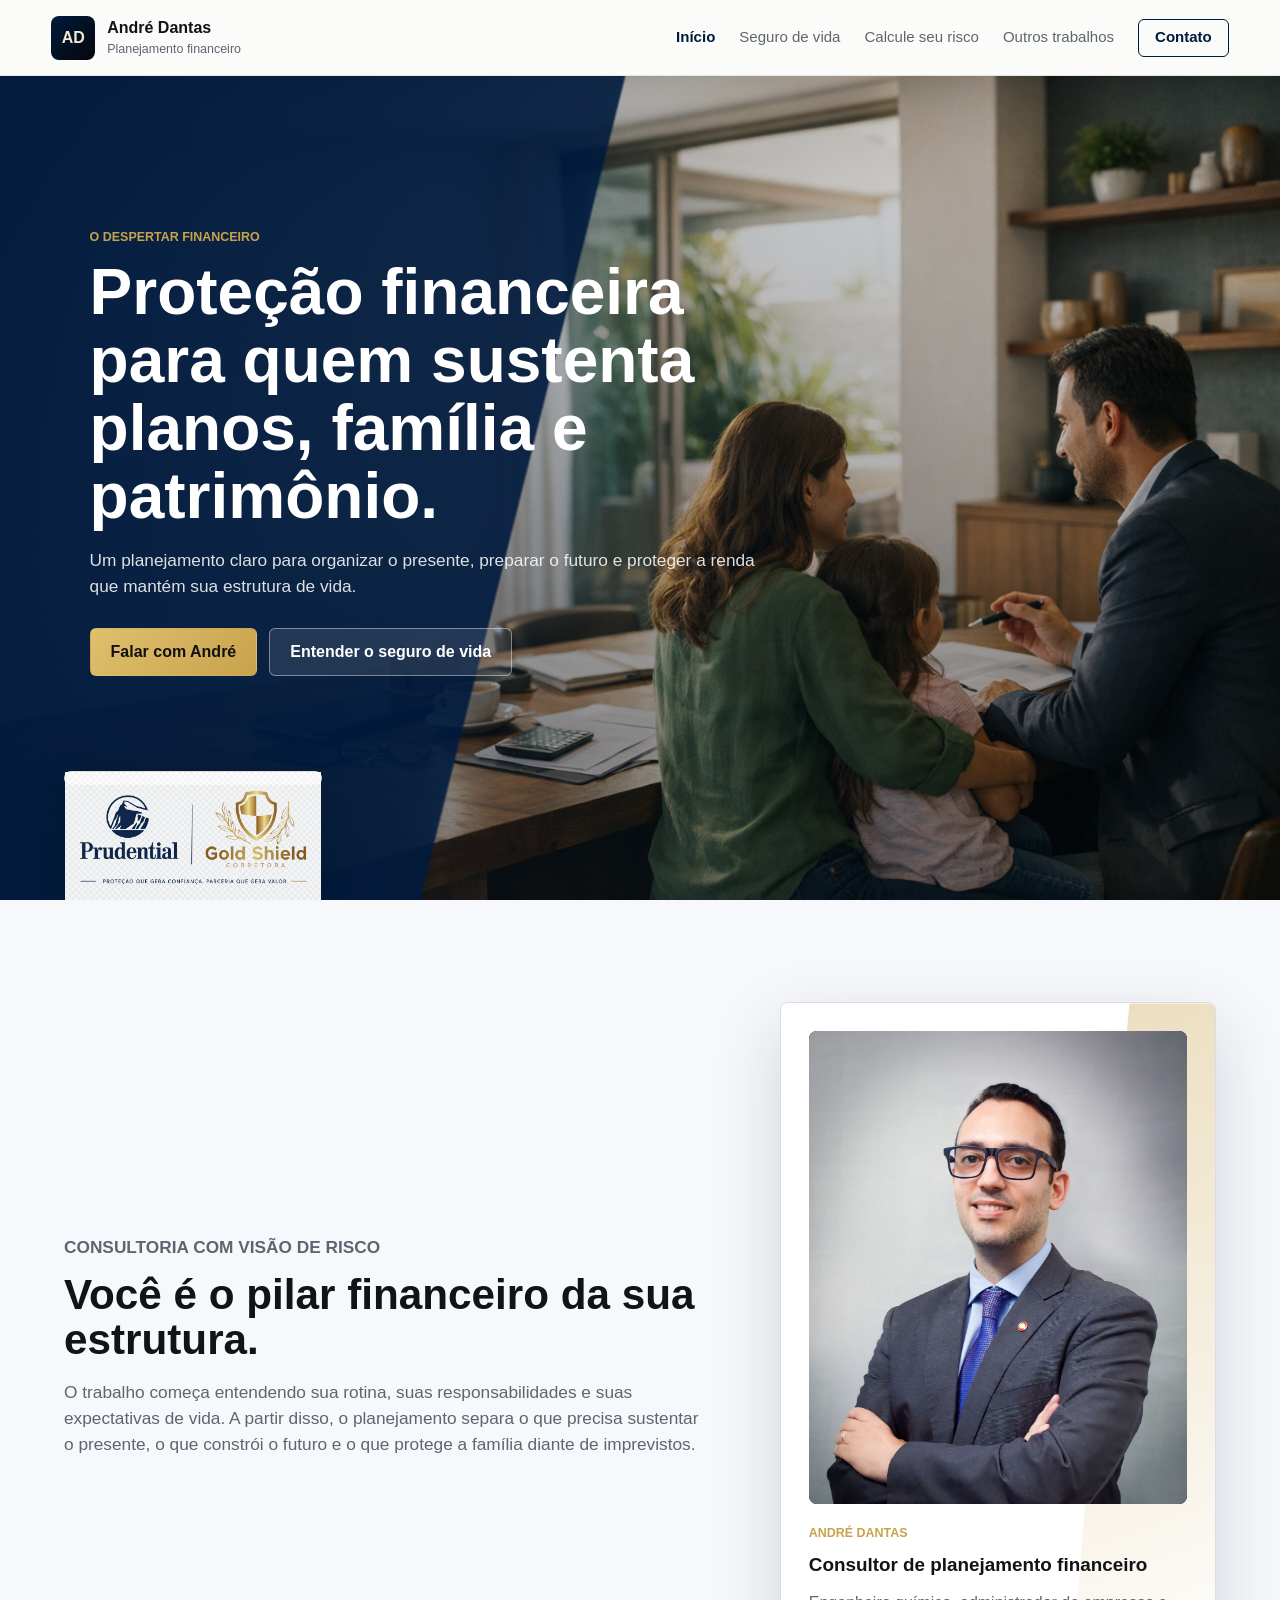
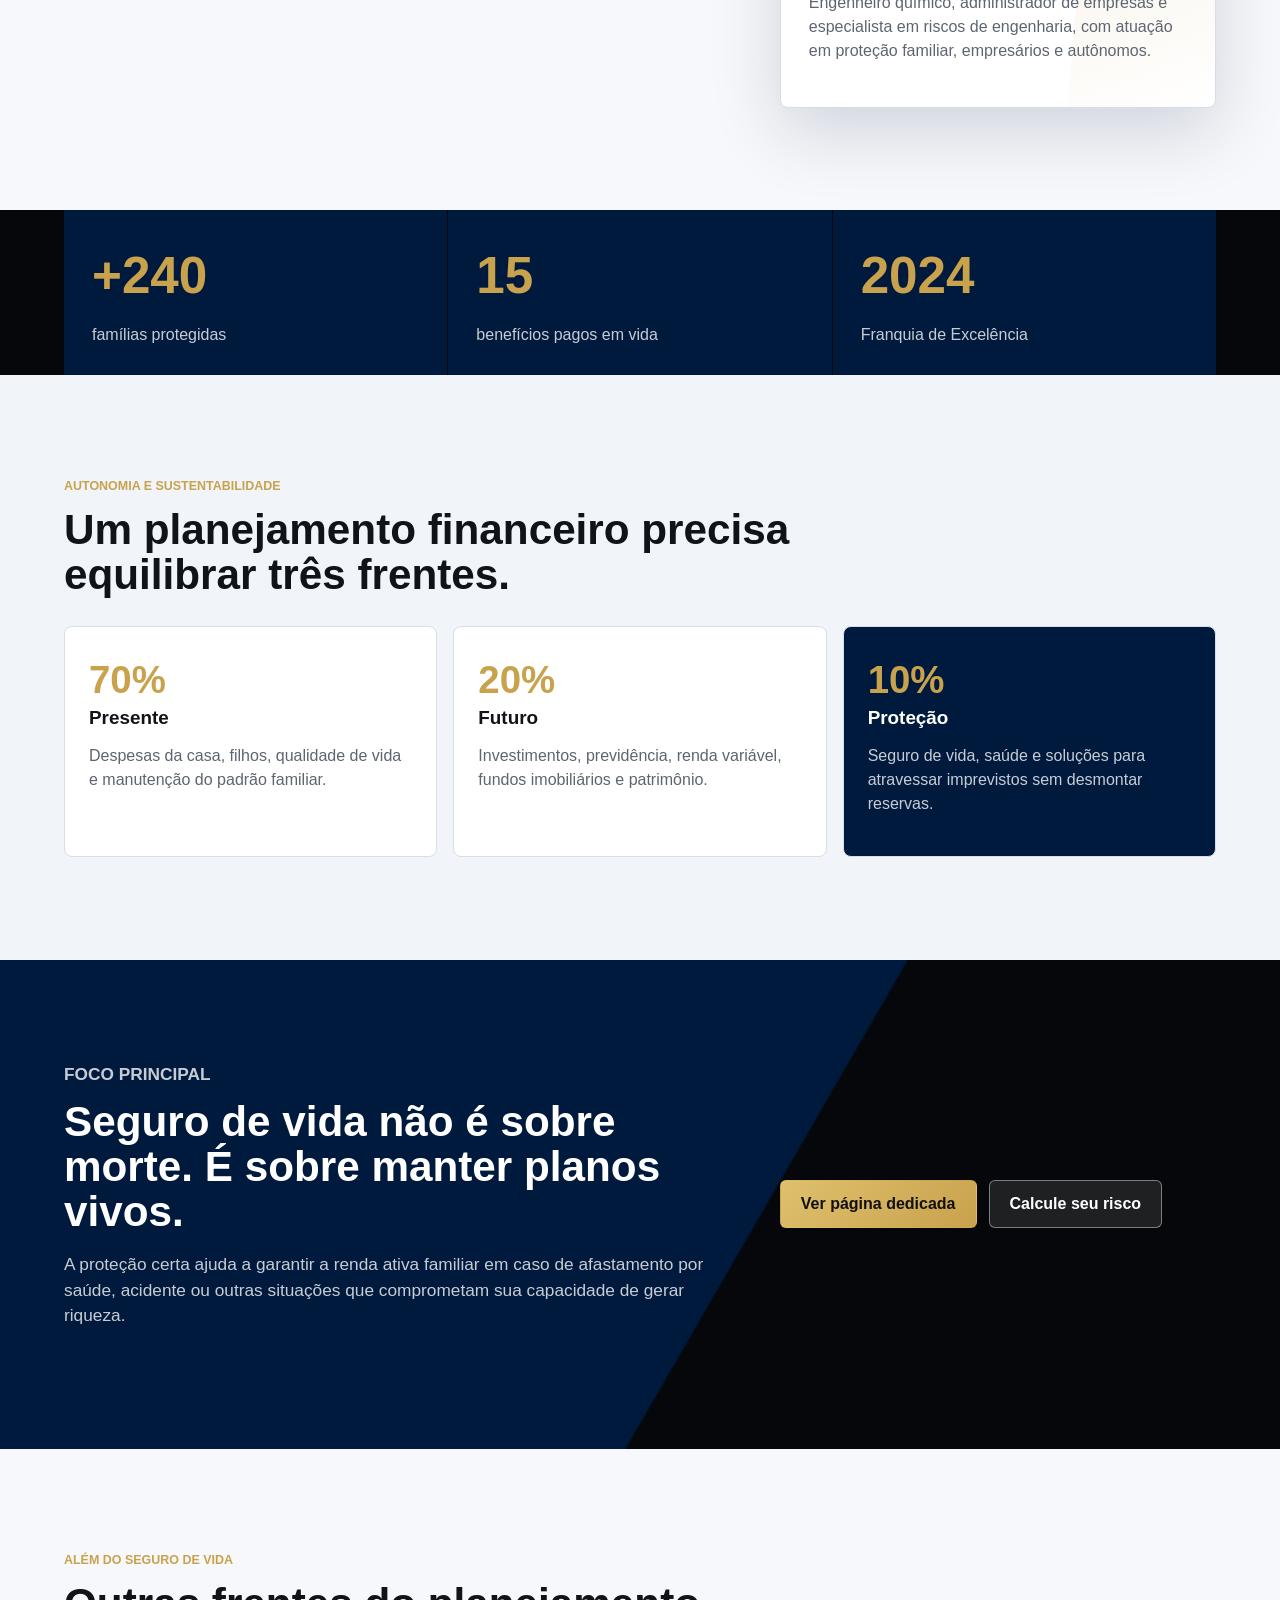
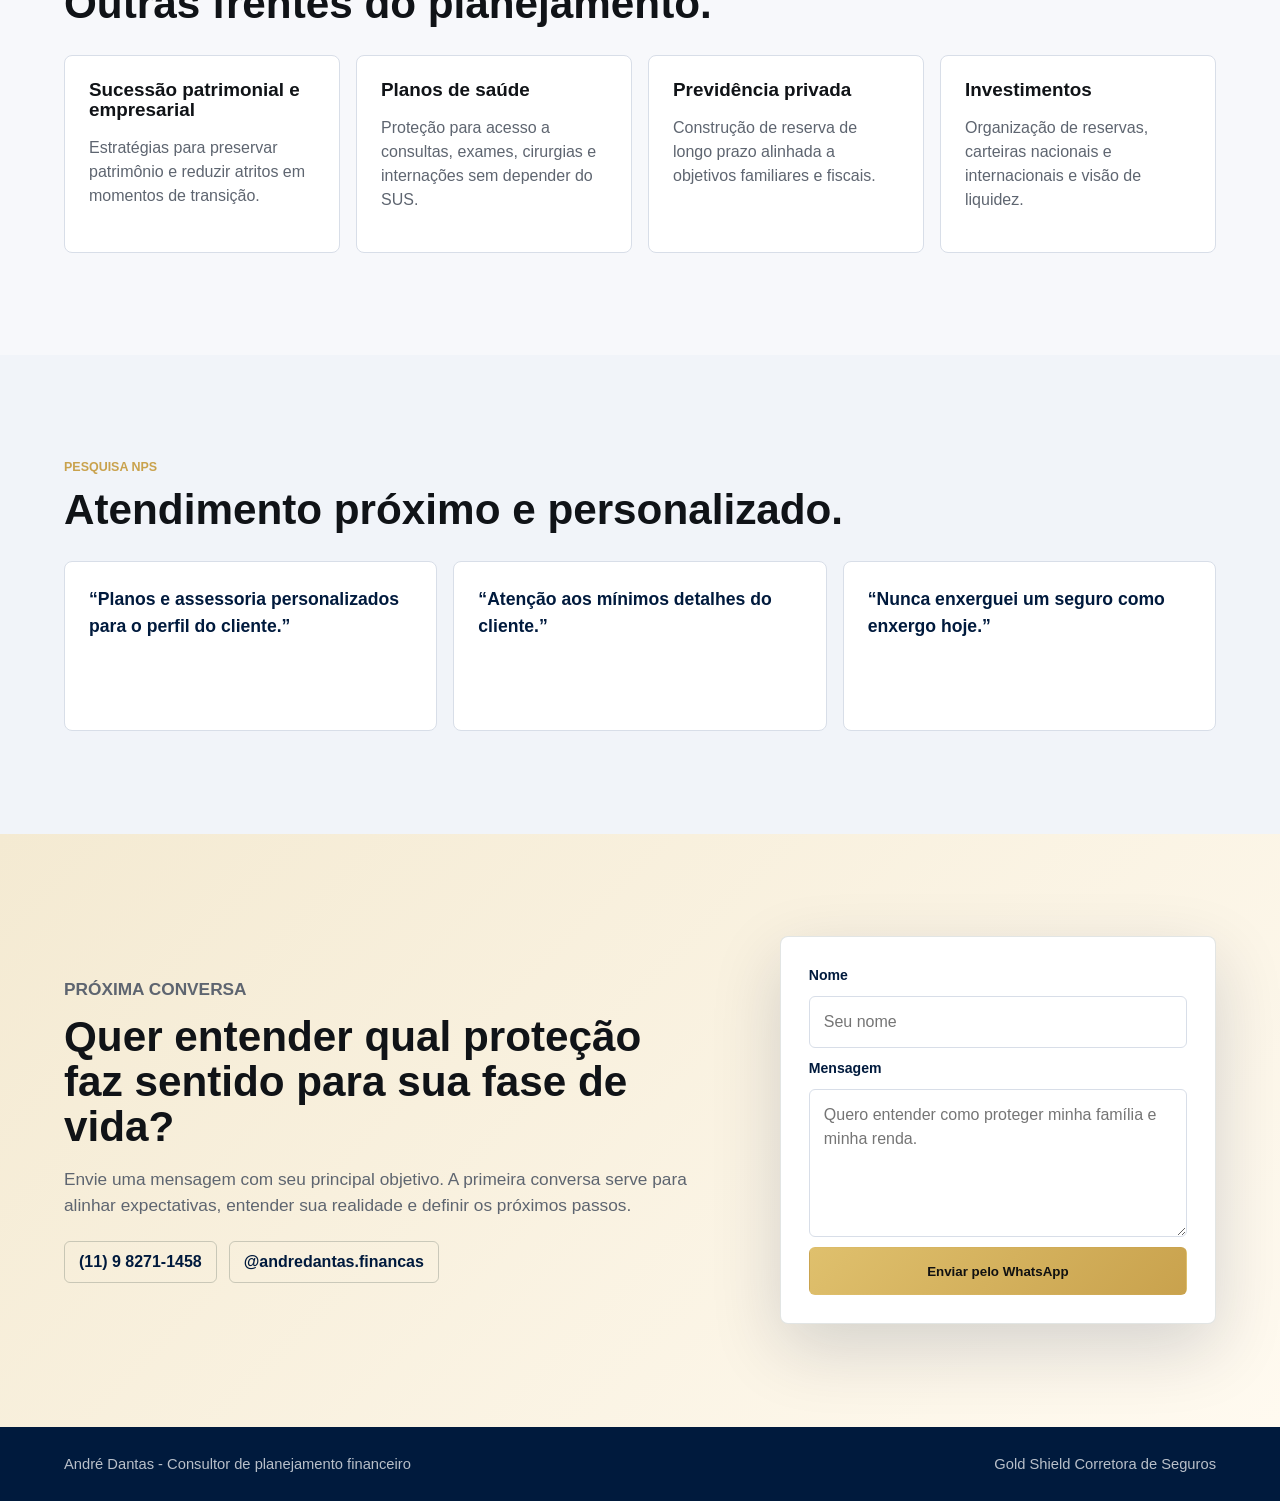
<file: index.html>
<!doctype html>
<html lang="pt-BR">
  <head>
    <meta charset="utf-8">
    <meta name="viewport" content="width=device-width, initial-scale=1">
    <title>André Dantas | Planejamento e Seguro de Vida</title>
    <meta
      name="description"
      content="Planejamento financeiro com foco em seguro de vida, proteção de renda, sucessão patrimonial, previdência, saúde e investimentos."
    >
    <link rel="stylesheet" href="styles.css">
  </head>
  <body>
    <header class="site-header">
      <a class="brand" href="index.html" aria-label="André Dantas - página inicial">
        <span class="brand-mark">AD</span>
        <span>
          <strong>André Dantas</strong>
          <small>Planejamento financeiro</small>
        </span>
      </a>
      <nav class="site-nav" aria-label="Navegação principal">
        <a href="index.html" aria-current="page">Início</a>
        <a href="seguro-de-vida.html">Seguro de vida</a>
        <a href="seguro-de-vida.html#calculadora">Calcule seu risco</a>
        <a href="#servicos">Outros trabalhos</a>
        <a class="nav-cta" href="#contato">Contato</a>
      </nav>
    </header>

    <main>
      <section class="hero">
        <img src="assets/hero-protecao-financeira.png" alt="Consultor conversando com uma família sobre proteção financeira">
        <div class="hero-overlay"></div>
        <div class="hero-content">
          <p class="eyebrow">O despertar financeiro</p>
          <h1>Proteção financeira para quem sustenta planos, família e patrimônio.</h1>
          <p>
            Um planejamento claro para organizar o presente, preparar o futuro e proteger a renda
            que mantém sua estrutura de vida.
          </p>
          <div class="hero-actions">
            <a class="button primary" href="#contato">Falar com André</a>
            <a class="button secondary" href="seguro-de-vida.html">Entender o seguro de vida</a>
          </div>
        </div>
        <div class="hero-brandbar" aria-label="Co-branding Prudential e Gold Shield">
          <img src="assets/cobrand-prudential-goldshield.png" alt="Prudential e Gold Shield Corretora - Proteção que gera confiança. Parceria que gera valor.">
        </div>
      </section>

      <section class="intro section">
        <div class="section-copy">
          <p class="eyebrow">Consultoria com visão de risco</p>
          <h2>Você é o pilar financeiro da sua estrutura.</h2>
          <p>
            O trabalho começa entendendo sua rotina, suas responsabilidades e suas expectativas de
            vida. A partir disso, o planejamento separa o que precisa sustentar o presente, o que
            constrói o futuro e o que protege a família diante de imprevistos.
          </p>
        </div>
        <div class="advisor-panel">
          <div class="advisor-photo">
            <img
              src="assets/andre-dantas.jpg"
              alt="André Dantas, consultor de planejamento financeiro"
              onerror="this.hidden = true; this.nextElementSibling.hidden = false;"
            >
            <span hidden>AD</span>
          </div>
          <p class="eyebrow">André Dantas</p>
          <h3>Consultor de planejamento financeiro</h3>
          <p>
            Engenheiro químico, administrador de empresas e especialista em riscos de engenharia,
            com atuação em proteção familiar, empresários e autônomos.
          </p>
        </div>
      </section>

      <section class="proof-band section" aria-label="Números da Gold Shield Corretora de Seguros">
        <div>
          <strong>+240</strong>
          <span>famílias protegidas</span>
        </div>
        <div>
          <strong>15</strong>
          <span>benefícios pagos em vida</span>
        </div>
        <div>
          <strong>2024</strong>
          <span>Franquia de Excelência</span>
        </div>
      </section>

      <section class="framework section">
        <div class="section-heading">
          <p class="eyebrow">Autonomia e sustentabilidade</p>
          <h2>Um planejamento financeiro precisa equilibrar três frentes.</h2>
        </div>
        <div class="pillars">
          <article>
            <span>70%</span>
            <h3>Presente</h3>
            <p>Despesas da casa, filhos, qualidade de vida e manutenção do padrão familiar.</p>
          </article>
          <article>
            <span>20%</span>
            <h3>Futuro</h3>
            <p>Investimentos, previdência, renda variável, fundos imobiliários e patrimônio.</p>
          </article>
          <article class="accent-card">
            <span>10%</span>
            <h3>Proteção</h3>
            <p>Seguro de vida, saúde e soluções para atravessar imprevistos sem desmontar reservas.</p>
          </article>
        </div>
      </section>

      <section class="life-insurance-callout section">
        <div>
          <p class="eyebrow">Foco principal</p>
          <h2>Seguro de vida não é sobre morte. É sobre manter planos vivos.</h2>
          <p>
            A proteção certa ajuda a garantir a renda ativa familiar em caso de afastamento por
            saúde, acidente ou outras situações que comprometam sua capacidade de gerar riqueza.
          </p>
        </div>
        <div class="callout-actions">
          <a class="button primary" href="seguro-de-vida.html">Ver página dedicada</a>
          <a class="button secondary" href="seguro-de-vida.html#calculadora">Calcule seu risco</a>
        </div>
      </section>

      <section id="servicos" class="services section">
        <div class="section-heading">
          <p class="eyebrow">Além do seguro de vida</p>
          <h2>Outras frentes do planejamento.</h2>
        </div>
        <div class="service-grid">
          <article>
            <h3>Sucessão patrimonial e empresarial</h3>
            <p>Estratégias para preservar patrimônio e reduzir atritos em momentos de transição.</p>
          </article>
          <article>
            <h3>Planos de saúde</h3>
            <p>Proteção para acesso a consultas, exames, cirurgias e internações sem depender do SUS.</p>
          </article>
          <article>
            <h3>Previdência privada</h3>
            <p>Construção de reserva de longo prazo alinhada a objetivos familiares e fiscais.</p>
          </article>
          <article>
            <h3>Investimentos</h3>
            <p>Organização de reservas, carteiras nacionais e internacionais e visão de liquidez.</p>
          </article>
        </div>
      </section>

      <section class="testimonials section">
        <div class="section-heading">
          <p class="eyebrow">Pesquisa NPS</p>
          <h2>Atendimento próximo e personalizado.</h2>
        </div>
        <div class="quote-grid">
          <blockquote>“Planos e assessoria personalizados para o perfil do cliente.”</blockquote>
          <blockquote>“Atenção aos mínimos detalhes do cliente.”</blockquote>
          <blockquote>“Nunca enxerguei um seguro como enxergo hoje.”</blockquote>
        </div>
      </section>

      <section id="contato" class="contact section">
        <div class="contact-copy">
          <p class="eyebrow">Próxima conversa</p>
          <h2>Quer entender qual proteção faz sentido para sua fase de vida?</h2>
          <p>
            Envie uma mensagem com seu principal objetivo. A primeira conversa serve para alinhar
            expectativas, entender sua realidade e definir os próximos passos.
          </p>
          <div class="contact-links">
            <a href="tel:+5511982711458">(11) 9 8271-1458</a>
            <a href="https://www.instagram.com/andredantas.financas/">@andredantas.financas</a>
          </div>
        </div>
        <form class="contact-form" data-whatsapp-form>
          <label for="name">Nome</label>
          <input id="name" name="name" type="text" autocomplete="name" placeholder="Seu nome">

          <label for="message">Mensagem</label>
          <textarea
            id="message"
            name="message"
            rows="5"
            placeholder="Quero entender como proteger minha família e minha renda."
          ></textarea>

          <button class="button primary full" type="submit">Enviar pelo WhatsApp</button>
        </form>
      </section>
    </main>

    <footer class="site-footer">
      <p>André Dantas - Consultor de planejamento financeiro</p>
      <p>Gold Shield Corretora de Seguros</p>
    </footer>

    <script src="script.js"></script>
  </body>
</html>
</file>
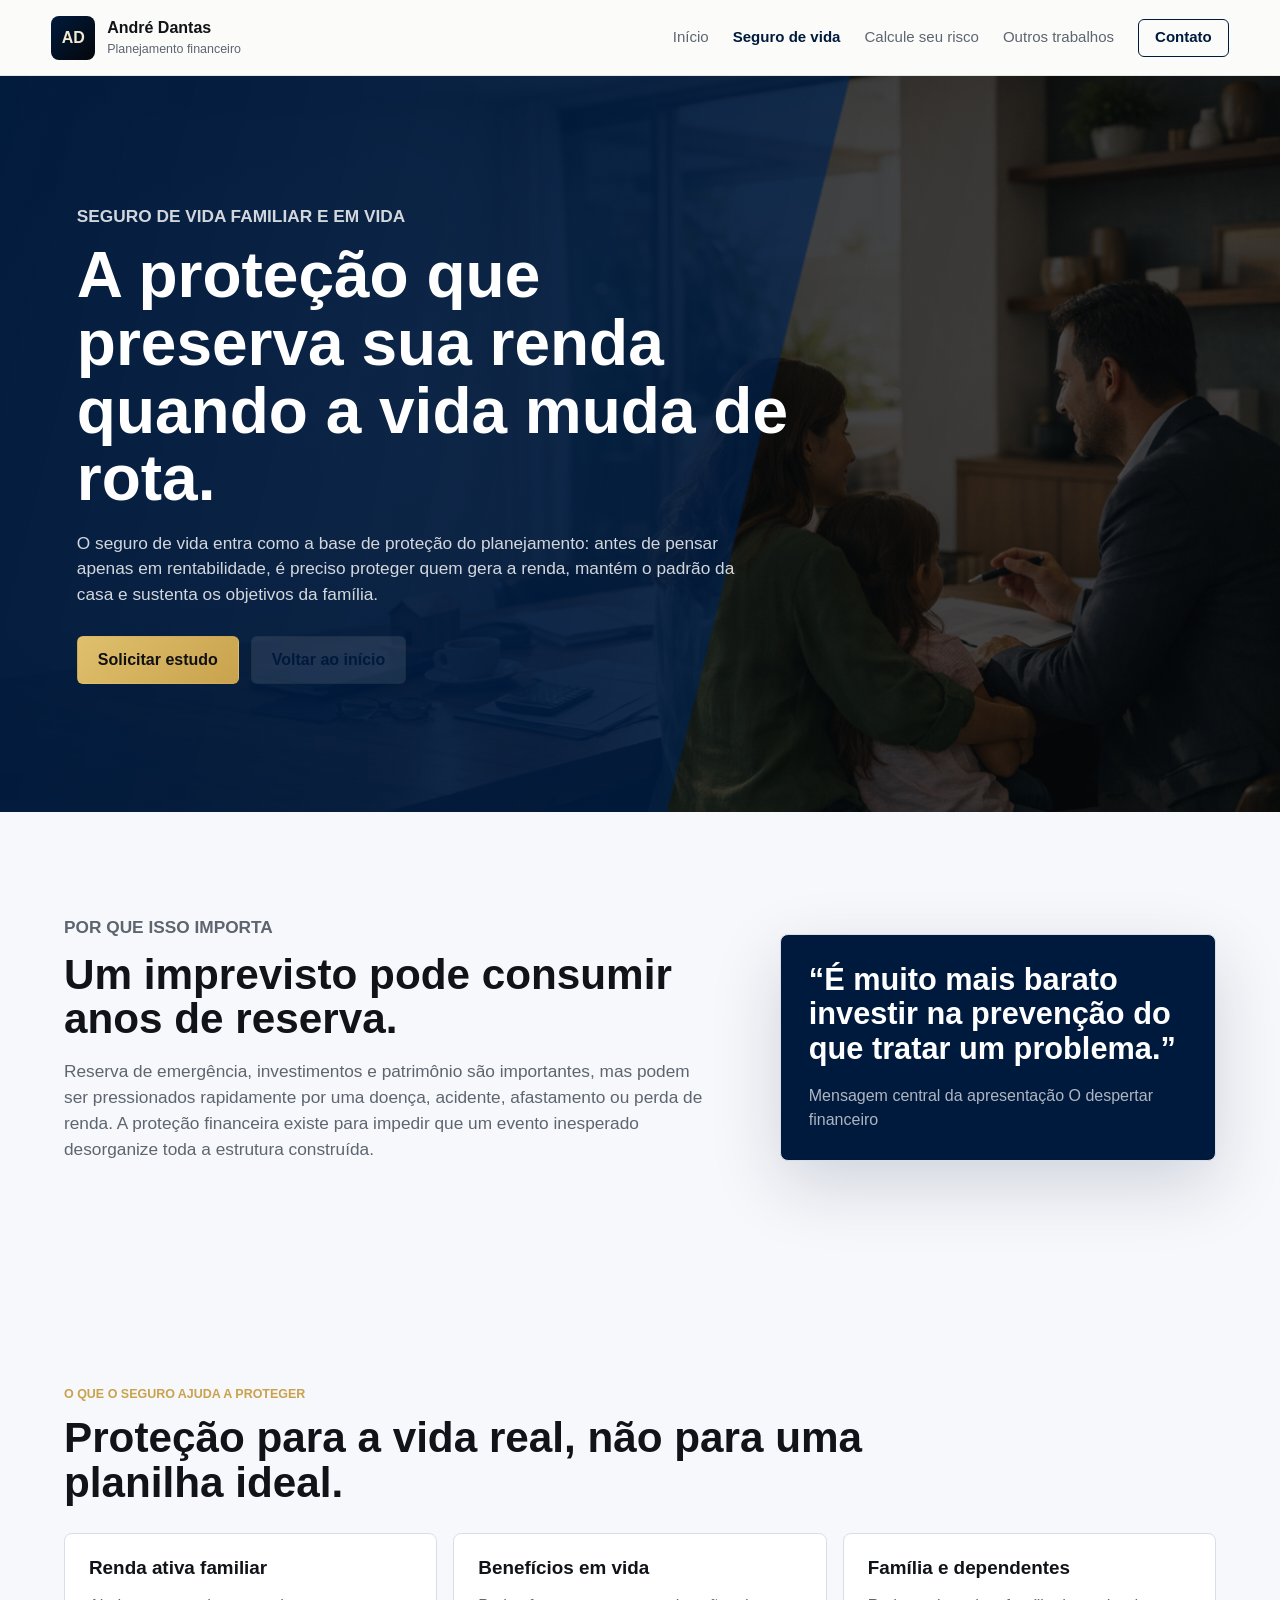
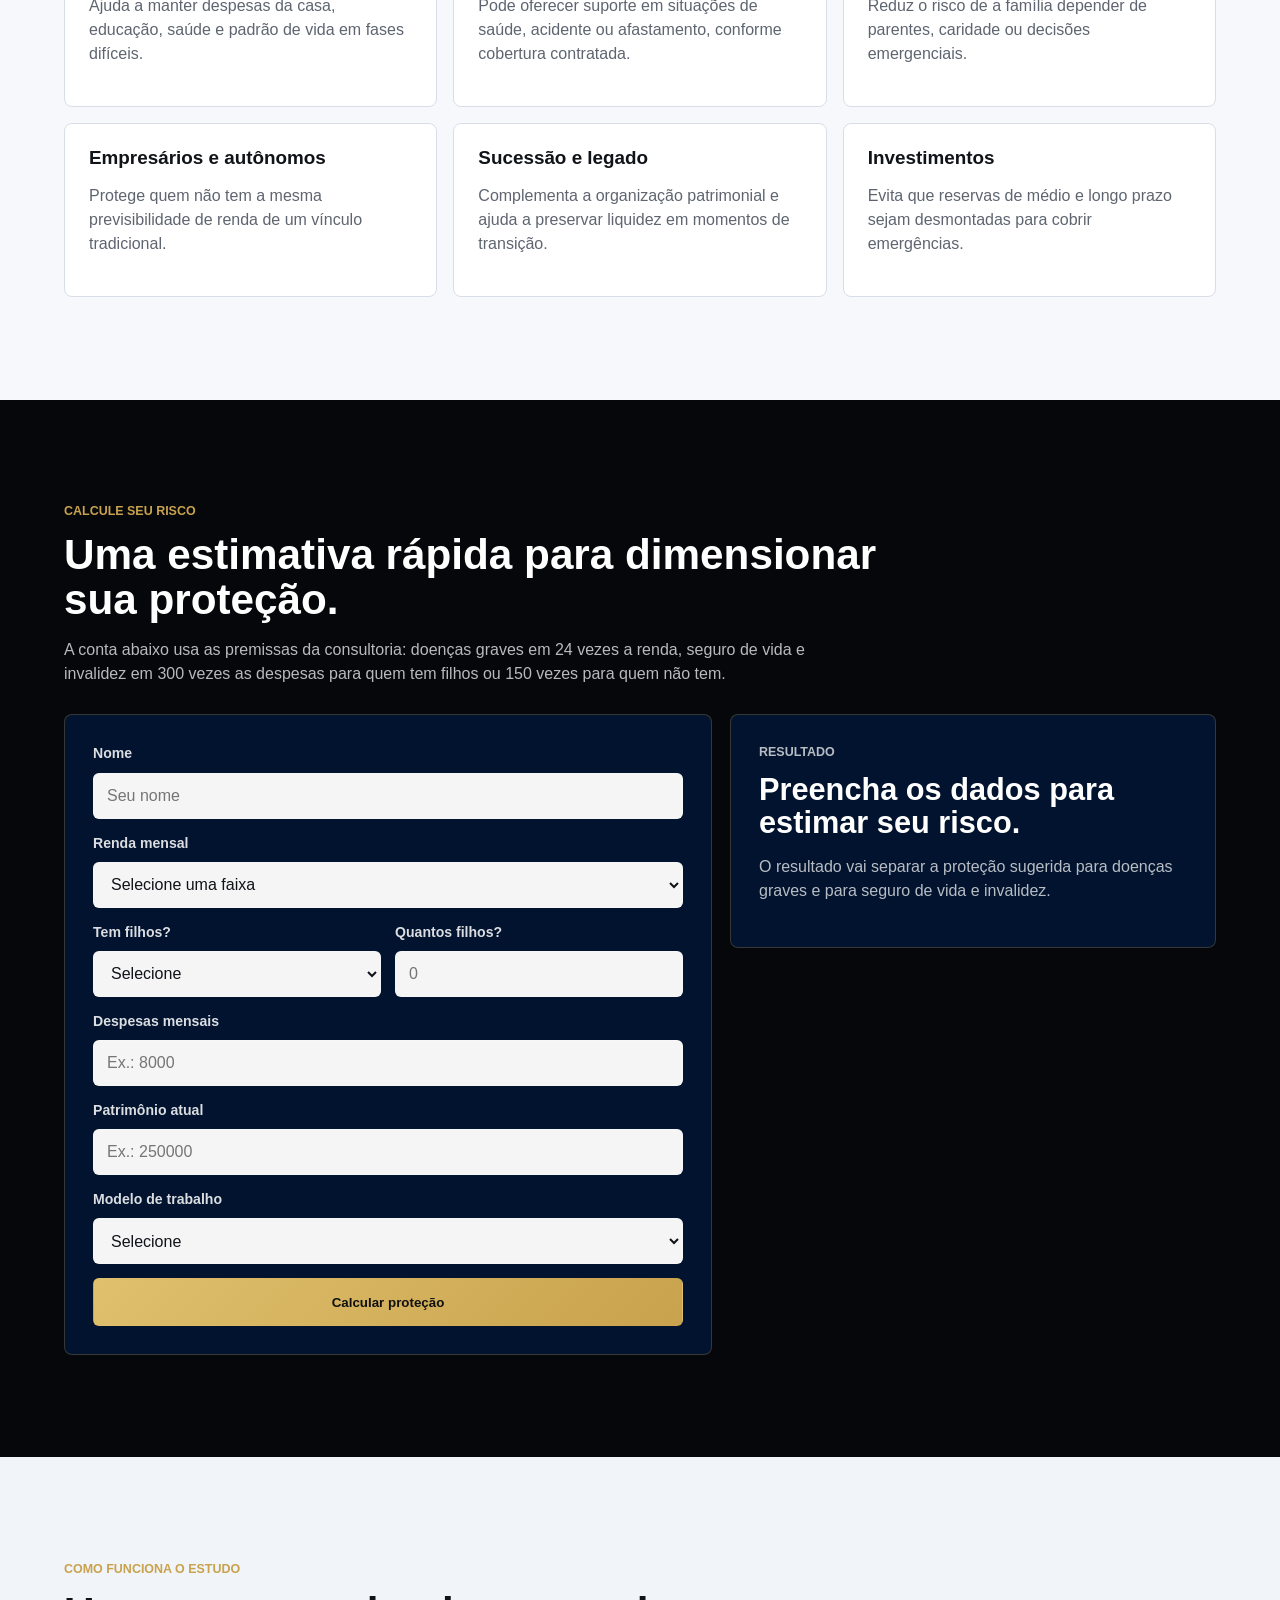
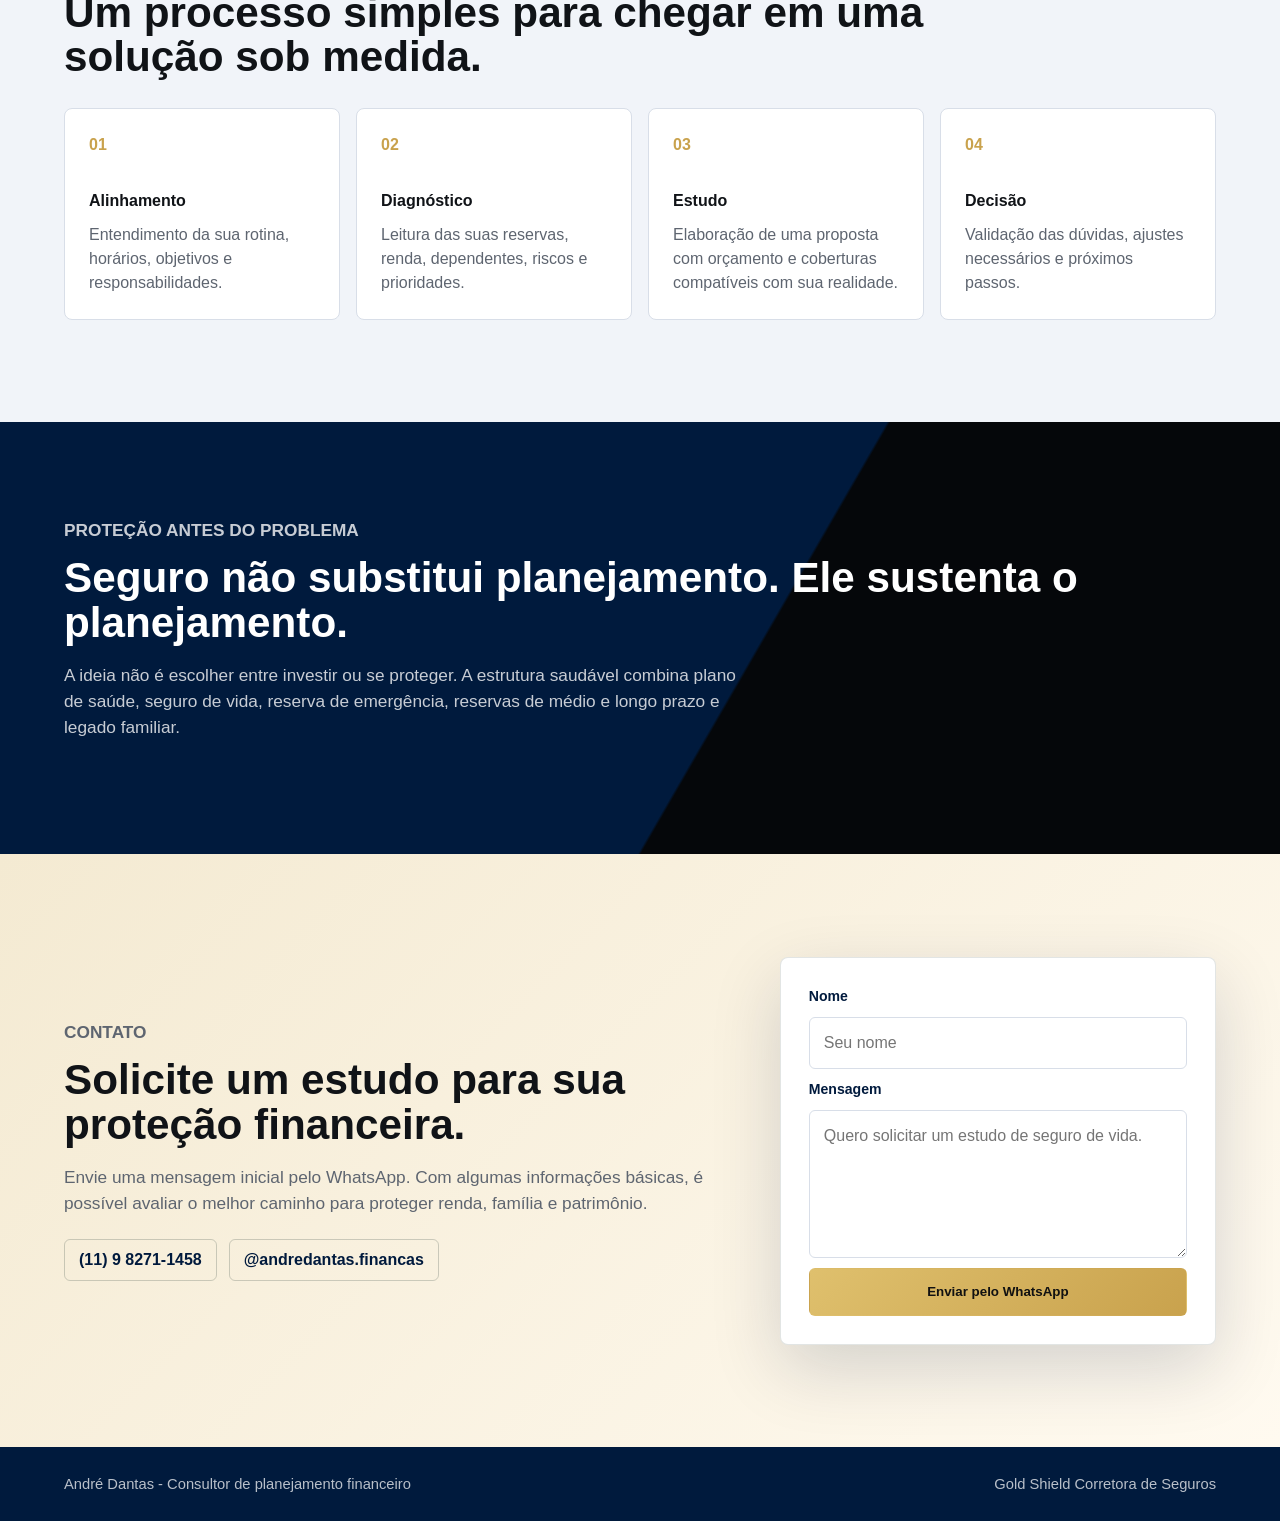
<file: seguro-de-vida.html>
<!doctype html>
<html lang="pt-BR">
  <head>
    <meta charset="utf-8">
    <meta name="viewport" content="width=device-width, initial-scale=1">
    <title>Seguro de Vida | André Dantas</title>
    <meta
      name="description"
      content="Seguro de vida para proteger renda, família, patrimônio e planos diante de imprevistos."
    >
    <link rel="stylesheet" href="styles.css">
  </head>
  <body>
    <header class="site-header">
      <a class="brand" href="index.html" aria-label="André Dantas - página inicial">
        <span class="brand-mark">AD</span>
        <span>
          <strong>André Dantas</strong>
          <small>Planejamento financeiro</small>
        </span>
      </a>
      <nav class="site-nav" aria-label="Navegação principal">
        <a href="index.html">Início</a>
        <a href="seguro-de-vida.html" aria-current="page">Seguro de vida</a>
        <a href="#calculadora">Calcule seu risco</a>
        <a href="index.html#servicos">Outros trabalhos</a>
        <a class="nav-cta" href="#contato">Contato</a>
      </nav>
    </header>

    <main>
      <section class="page-hero compact-hero">
        <div>
          <p class="eyebrow">Seguro de vida familiar e em vida</p>
          <h1>A proteção que preserva sua renda quando a vida muda de rota.</h1>
          <p>
            O seguro de vida entra como a base de proteção do planejamento: antes de pensar apenas em
            rentabilidade, é preciso proteger quem gera a renda, mantém o padrão da casa e sustenta os
            objetivos da família.
          </p>
          <div class="hero-actions">
            <a class="button primary" href="#contato">Solicitar estudo</a>
            <a class="button secondary dark" href="index.html">Voltar ao início</a>
          </div>
        </div>
      </section>

      <section class="section split">
        <div class="section-copy">
          <p class="eyebrow">Por que isso importa</p>
          <h2>Um imprevisto pode consumir anos de reserva.</h2>
          <p>
            Reserva de emergência, investimentos e patrimônio são importantes, mas podem ser
            pressionados rapidamente por uma doença, acidente, afastamento ou perda de renda. A
            proteção financeira existe para impedir que um evento inesperado desorganize toda a
            estrutura construída.
          </p>
        </div>
        <div class="highlight-panel">
          <strong>“É muito mais barato investir na prevenção do que tratar um problema.”</strong>
          <span>Mensagem central da apresentação O despertar financeiro</span>
        </div>
      </section>

      <section class="section">
        <div class="section-heading">
          <p class="eyebrow">O que o seguro ajuda a proteger</p>
          <h2>Proteção para a vida real, não para uma planilha ideal.</h2>
        </div>
        <div class="benefit-grid">
          <article>
            <h3>Renda ativa familiar</h3>
            <p>Ajuda a manter despesas da casa, educação, saúde e padrão de vida em fases difíceis.</p>
          </article>
          <article>
            <h3>Benefícios em vida</h3>
            <p>Pode oferecer suporte em situações de saúde, acidente ou afastamento, conforme cobertura contratada.</p>
          </article>
          <article>
            <h3>Família e dependentes</h3>
            <p>Reduz o risco de a família depender de parentes, caridade ou decisões emergenciais.</p>
          </article>
          <article>
            <h3>Empresários e autônomos</h3>
            <p>Protege quem não tem a mesma previsibilidade de renda de um vínculo tradicional.</p>
          </article>
          <article>
            <h3>Sucessão e legado</h3>
            <p>Complementa a organização patrimonial e ajuda a preservar liquidez em momentos de transição.</p>
          </article>
          <article>
            <h3>Investimentos</h3>
            <p>Evita que reservas de médio e longo prazo sejam desmontadas para cobrir emergências.</p>
          </article>
        </div>
      </section>

      <section id="calculadora" class="calculator-section section">
        <div class="section-heading">
          <p class="eyebrow">Calcule seu risco</p>
          <h2>Uma estimativa rápida para dimensionar sua proteção.</h2>
          <p>
            A conta abaixo usa as premissas da consultoria: doenças graves em 24 vezes a renda,
            seguro de vida e invalidez em 300 vezes as despesas para quem tem filhos ou 150 vezes
            para quem não tem.
          </p>
        </div>

        <div class="calculator-shell">
          <form class="risk-calculator" data-risk-calculator>
            <div class="form-field">
              <label for="risk-name">Nome</label>
              <input id="risk-name" name="riskName" type="text" autocomplete="name" placeholder="Seu nome">
            </div>

            <div class="form-field">
              <label for="income-range">Renda mensal</label>
              <select id="income-range" name="income" required>
                <option value="">Selecione uma faixa</option>
                <option value="3000">Até R$ 3.000</option>
                <option value="6000">R$ 3.001 a R$ 6.000</option>
                <option value="10000">R$ 6.001 a R$ 10.000</option>
                <option value="20000">R$ 10.001 a R$ 20.000</option>
                <option value="40000">R$ 20.001 a R$ 40.000</option>
                <option value="60000">Acima de R$ 40.000</option>
              </select>
            </div>

            <div class="form-row">
              <div class="form-field">
                <label for="has-children">Tem filhos?</label>
                <select id="has-children" name="hasChildren" required>
                  <option value="">Selecione</option>
                  <option value="yes">Sim</option>
                  <option value="no">Não</option>
                </select>
              </div>

              <div class="form-field">
                <label for="children-count">Quantos filhos?</label>
                <input id="children-count" name="childrenCount" type="number" min="0" step="1" placeholder="0">
              </div>
            </div>

            <div class="form-field">
              <label for="monthly-expenses">Despesas mensais</label>
              <input
                id="monthly-expenses"
                name="monthlyExpenses"
                type="number"
                min="0"
                step="100"
                inputmode="numeric"
                placeholder="Ex.: 8000"
                required
              >
            </div>

            <div class="form-field">
              <label for="net-worth">Patrimônio atual</label>
              <input
                id="net-worth"
                name="netWorth"
                type="number"
                min="0"
                step="1000"
                inputmode="numeric"
                placeholder="Ex.: 250000"
              >
            </div>

            <div class="form-field">
              <label for="work-type">Modelo de trabalho</label>
              <select id="work-type" name="workType" required>
                <option value="">Selecione</option>
                <option value="Autônomo">Autônomo</option>
                <option value="CLT">CLT</option>
              </select>
            </div>

            <button class="button primary full" type="submit">Calcular proteção</button>
          </form>

          <aside class="calculator-result" data-risk-result aria-live="polite">
            <p class="eyebrow">Resultado</p>
            <h3>Preencha os dados para estimar seu risco.</h3>
            <p>
              O resultado vai separar a proteção sugerida para doenças graves e para seguro de vida
              e invalidez.
            </p>
          </aside>
        </div>
      </section>

      <section class="section process">
        <div class="section-heading">
          <p class="eyebrow">Como funciona o estudo</p>
          <h2>Um processo simples para chegar em uma solução sob medida.</h2>
        </div>
        <ol class="steps">
          <li>
            <strong>Alinhamento</strong>
            <span>Entendimento da sua rotina, horários, objetivos e responsabilidades.</span>
          </li>
          <li>
            <strong>Diagnóstico</strong>
            <span>Leitura das suas reservas, renda, dependentes, riscos e prioridades.</span>
          </li>
          <li>
            <strong>Estudo</strong>
            <span>Elaboração de uma proposta com orçamento e coberturas compatíveis com sua realidade.</span>
          </li>
          <li>
            <strong>Decisão</strong>
            <span>Validação das dúvidas, ajustes necessários e próximos passos.</span>
          </li>
        </ol>
      </section>

      <section class="section compare-band">
        <div>
          <p class="eyebrow">Proteção antes do problema</p>
          <h2>Seguro não substitui planejamento. Ele sustenta o planejamento.</h2>
          <p>
            A ideia não é escolher entre investir ou se proteger. A estrutura saudável combina plano
            de saúde, seguro de vida, reserva de emergência, reservas de médio e longo prazo e legado
            familiar.
          </p>
        </div>
      </section>

      <section id="contato" class="contact section">
        <div class="contact-copy">
          <p class="eyebrow">Contato</p>
          <h2>Solicite um estudo para sua proteção financeira.</h2>
          <p>
            Envie uma mensagem inicial pelo WhatsApp. Com algumas informações básicas, é possível
            avaliar o melhor caminho para proteger renda, família e patrimônio.
          </p>
          <div class="contact-links">
            <a href="tel:+5511982711458">(11) 9 8271-1458</a>
            <a href="https://www.instagram.com/andredantas.financas/">@andredantas.financas</a>
          </div>
        </div>
        <form class="contact-form" data-whatsapp-form>
          <label for="name">Nome</label>
          <input id="name" name="name" type="text" autocomplete="name" placeholder="Seu nome">

          <label for="message">Mensagem</label>
          <textarea
            id="message"
            name="message"
            rows="5"
            placeholder="Quero solicitar um estudo de seguro de vida."
          ></textarea>

          <button class="button primary full" type="submit">Enviar pelo WhatsApp</button>
        </form>
      </section>
    </main>

    <footer class="site-footer">
      <p>André Dantas - Consultor de planejamento financeiro</p>
      <p>Gold Shield Corretora de Seguros</p>
    </footer>

    <script src="script.js"></script>
  </body>
</html>
</file>
<file: styles.css>
:root {
  --green-900: #001a3d;
  --green-800: #061f45;
  --green-700: #12305e;
  --mint-100: #f1f4f9;
  --gold-500: #c9a24d;
  --gold-100: #f4ead2;
  --ink: #101317;
  --muted: #5e6570;
  --line: #d8dee8;
  --paper: #f7f8fb;
  --black: #05070a;
  --white: #ffffff;
  --shadow: 0 24px 70px rgba(0, 26, 61, 0.16);
}

* {
  box-sizing: border-box;
}

html {
  scroll-behavior: smooth;
}

body {
  margin: 0;
  background: var(--paper);
  color: var(--ink);
  font-family: Arial, Helvetica, sans-serif;
  line-height: 1.5;
}

a {
  color: inherit;
}

.site-header {
  position: sticky;
  top: 0;
  z-index: 20;
  display: flex;
  align-items: center;
  justify-content: space-between;
  gap: 24px;
  min-height: 76px;
  padding: 14px clamp(18px, 4vw, 56px);
  background: rgba(251, 252, 250, 0.92);
  border-bottom: 1px solid rgba(220, 228, 223, 0.8);
  backdrop-filter: blur(16px);
}

.brand {
  display: inline-flex;
  align-items: center;
  gap: 12px;
  text-decoration: none;
  min-width: 220px;
}

.brand-mark {
  display: grid;
  place-items: center;
  width: 44px;
  height: 44px;
  border-radius: 8px;
  background: linear-gradient(135deg, var(--green-900), var(--black));
  color: var(--gold-100);
  font-weight: 800;
}

.brand strong,
.brand small {
  display: block;
}

.brand strong {
  font-size: 1rem;
}

.brand small {
  color: var(--muted);
  font-size: 0.78rem;
}

.site-nav {
  display: flex;
  align-items: center;
  gap: clamp(10px, 2vw, 24px);
  color: var(--muted);
  font-size: 0.94rem;
}

.site-nav a {
  min-height: 38px;
  display: inline-flex;
  align-items: center;
  text-decoration: none;
  white-space: nowrap;
}

.site-nav a[aria-current="page"] {
  color: var(--green-900);
  font-weight: 700;
}

.nav-cta {
  padding: 0 16px;
  border: 1px solid var(--green-900);
  border-radius: 6px;
  color: var(--green-900);
  font-weight: 700;
}

.hero {
  position: relative;
  min-height: calc(100vh - 76px);
  display: grid;
  align-items: center;
  overflow: hidden;
  padding-bottom: 72px;
}

.hero img {
  position: absolute;
  inset: 0;
  width: 100%;
  height: 100%;
  object-fit: cover;
}

.hero-overlay {
  position: absolute;
  inset: 0;
  background:
    linear-gradient(104deg, rgba(0, 26, 61, 0.97) 0%, rgba(0, 26, 61, 0.92) 42%, rgba(0, 26, 61, 0.2) 42.2%, rgba(5, 7, 10, 0.08) 100%),
    linear-gradient(0deg, rgba(5, 7, 10, 0.38), rgba(5, 7, 10, 0));
}

.hero-content {
  position: relative;
  z-index: 1;
  width: min(680px, calc(100% - 36px));
  margin-left: clamp(18px, 7vw, 96px);
  padding: 72px 0;
  color: var(--white);
}

.eyebrow {
  margin: 0 0 12px;
  color: var(--gold-500);
  font-size: 0.78rem;
  font-weight: 800;
  letter-spacing: 0;
  text-transform: uppercase;
}

h1,
h2,
h3,
p {
  overflow-wrap: anywhere;
}

h1,
h2,
h3 {
  margin: 0;
  line-height: 1.06;
  letter-spacing: 0;
}

h1 {
  max-width: 720px;
  font-size: clamp(2.45rem, 5vw, 5.2rem);
}

h2 {
  font-size: clamp(2rem, 3.3vw, 3.4rem);
}

h3 {
  font-size: 1.18rem;
}

.hero-content p:not(.eyebrow),
.page-hero p,
.section-copy p,
.contact-copy p,
.compare-band p,
.life-insurance-callout p {
  max-width: 680px;
  color: inherit;
  font-size: 1.08rem;
}

.hero-content p:not(.eyebrow) {
  color: rgba(255, 255, 255, 0.86);
}

.hero-actions {
  display: flex;
  flex-wrap: wrap;
  gap: 12px;
  margin-top: 28px;
}

.button {
  min-height: 48px;
  display: inline-flex;
  align-items: center;
  justify-content: center;
  padding: 0 20px;
  border-radius: 6px;
  border: 1px solid transparent;
  font-weight: 800;
  text-decoration: none;
  cursor: pointer;
}

.button.primary {
  background: linear-gradient(135deg, #dfc06d, var(--gold-500));
  color: #111111;
}

.button.secondary {
  background: rgba(255, 255, 255, 0.1);
  border-color: rgba(255, 255, 255, 0.42);
  color: var(--white);
}

.button.secondary.dark {
  border-color: rgba(16, 42, 36, 0.26);
  color: var(--green-900);
}

.button.full {
  width: 100%;
}

.section {
  padding: clamp(56px, 8vw, 104px) clamp(18px, 5vw, 72px);
}

.intro,
.split,
.contact,
.life-insurance-callout {
  display: grid;
  grid-template-columns: minmax(0, 1.1fr) minmax(280px, 0.75fr);
  gap: clamp(28px, 6vw, 76px);
  align-items: center;
}

.hero-brandbar {
  position: absolute;
  left: clamp(18px, 5vw, 72px);
  bottom: clamp(84px, 9vw, 118px);
  z-index: 1;
  width: min(100%, 258px);
  padding: 6px 8px;
  border-radius: 8px;
  border: 1px solid rgba(201, 162, 77, 0.18);
  background: rgba(255, 255, 255, 0.96);
  backdrop-filter: blur(4px);
  box-shadow: 0 10px 24px rgba(5, 7, 10, 0.12);
}

.hero-brandbar img {
  display: block;
  width: 100%;
  height: auto;
  opacity: 0.96;
  filter: drop-shadow(0 8px 18px rgba(5, 7, 10, 0.14));
}

.section-copy p,
.contact-copy p,
.compare-band p {
  color: var(--muted);
}

.stats-strip,
.highlight-panel,
.advisor-panel {
  padding: 28px;
  border: 1px solid var(--line);
  border-radius: 8px;
  background: var(--white);
  box-shadow: var(--shadow);
}

.advisor-panel {
  position: relative;
  overflow: hidden;
}

.advisor-panel::before {
  content: "";
  position: absolute;
  top: 0;
  right: 0;
  width: 34%;
  height: 100%;
  background: linear-gradient(160deg, rgba(201, 162, 77, 0.36), rgba(5, 7, 10, 0));
  clip-path: polygon(42% 0, 100% 0, 100% 100%, 0 100%);
}

.advisor-photo {
  position: relative;
  z-index: 1;
  width: 100%;
  aspect-ratio: 4 / 5;
  margin-bottom: 20px;
  overflow: hidden;
  border-radius: 8px;
  background: linear-gradient(135deg, var(--green-900), var(--black));
}

.advisor-photo img {
  width: 100%;
  height: 100%;
  object-fit: cover;
  object-position: center top;
}

.advisor-photo span {
  width: 100%;
  height: 100%;
  display: grid;
  place-items: center;
  color: var(--gold-500);
  font-size: 4rem;
  font-weight: 800;
}

.advisor-panel h3,
.advisor-panel p {
  position: relative;
  z-index: 1;
}

.advisor-panel p:not(.eyebrow) {
  color: var(--muted);
}

.proof-band {
  display: grid;
  grid-template-columns: repeat(3, minmax(0, 1fr));
  gap: 1px;
  padding-top: 0;
  padding-bottom: 0;
  background: var(--black);
  color: var(--white);
}

.proof-band div {
  min-height: 150px;
  display: grid;
  align-content: center;
  gap: 8px;
  padding: 28px;
  background: var(--green-900);
}

.proof-band strong {
  color: var(--gold-500);
  font-size: clamp(2rem, 4vw, 3.3rem);
}

.proof-band span {
  color: rgba(255, 255, 255, 0.78);
}

.stats-strip {
  display: grid;
  gap: 18px;
}

.stats-strip div {
  display: flex;
  justify-content: space-between;
  gap: 16px;
  padding-bottom: 18px;
  border-bottom: 1px solid var(--line);
}

.stats-strip div:last-child {
  padding-bottom: 0;
  border-bottom: 0;
}

.stats-strip strong {
  color: var(--green-900);
  font-size: 2rem;
}

.stats-strip span {
  max-width: 180px;
  color: var(--muted);
  text-align: right;
}

.framework,
.testimonials,
.process {
  background: var(--mint-100);
}

.section-heading {
  max-width: 860px;
  margin-bottom: 28px;
}

.pillars,
.service-grid,
.benefit-grid,
.quote-grid {
  display: grid;
  gap: 16px;
}

.pillars {
  grid-template-columns: repeat(3, minmax(0, 1fr));
}

.service-grid,
.benefit-grid {
  grid-template-columns: repeat(4, minmax(0, 1fr));
}

.benefit-grid {
  grid-template-columns: repeat(3, minmax(0, 1fr));
}

.pillars article,
.service-grid article,
.benefit-grid article,
.quote-grid blockquote {
  min-height: 170px;
  padding: 24px;
  border: 1px solid var(--line);
  border-radius: 8px;
  background: var(--white);
}

.pillars span {
  color: var(--gold-500);
  font-size: 2.4rem;
  font-weight: 800;
}

.pillars p,
.service-grid p,
.benefit-grid p {
  color: var(--muted);
}

.accent-card {
  background: var(--green-900) !important;
  color: var(--white);
}

.accent-card p {
  color: rgba(255, 255, 255, 0.78);
}

.life-insurance-callout,
.compare-band {
  background: linear-gradient(120deg, var(--green-900) 0%, var(--green-900) 58%, var(--black) 58.2%, var(--black) 100%);
  color: var(--white);
}

.callout-actions {
  display: flex;
  flex-wrap: wrap;
  gap: 12px;
}

.life-insurance-callout p,
.compare-band p {
  color: rgba(255, 255, 255, 0.78);
}

.services {
  background: var(--paper);
}

.quote-grid {
  grid-template-columns: repeat(3, minmax(0, 1fr));
}

.quote-grid blockquote {
  margin: 0;
  color: var(--green-900);
  font-size: 1.1rem;
  font-weight: 700;
}

.page-hero {
  padding: clamp(76px, 10vw, 128px) clamp(18px, 6vw, 86px);
  background:
    linear-gradient(104deg, rgba(0, 26, 61, 0.98) 0%, rgba(0, 26, 61, 0.92) 58%, rgba(5, 7, 10, 0.76) 58.2%, rgba(5, 7, 10, 0.7) 100%),
    url("assets/hero-protecao-financeira.png") center right / cover;
  color: var(--white);
}

.compact-hero {
  min-height: 560px;
  display: grid;
  align-items: center;
}

.page-hero p {
  color: rgba(255, 255, 255, 0.82);
}

.highlight-panel {
  background: var(--green-900);
  color: var(--white);
}

.highlight-panel strong,
.highlight-panel span {
  display: block;
}

.highlight-panel strong {
  font-size: clamp(1.6rem, 2.4vw, 2.4rem);
  line-height: 1.12;
}

.highlight-panel span {
  margin-top: 18px;
  color: rgba(255, 255, 255, 0.68);
}

.steps {
  display: grid;
  grid-template-columns: repeat(4, minmax(0, 1fr));
  gap: 16px;
  padding: 0;
  margin: 0;
  list-style: none;
  counter-reset: steps;
}

.steps li {
  counter-increment: steps;
  min-height: 190px;
  padding: 24px;
  border-radius: 8px;
  background: var(--white);
  border: 1px solid var(--line);
}

.steps li::before {
  content: counter(steps, decimal-leading-zero);
  display: block;
  margin-bottom: 32px;
  color: var(--gold-500);
  font-weight: 800;
}

.steps strong,
.steps span {
  display: block;
}

.steps span {
  margin-top: 10px;
  color: var(--muted);
}

.compare-band {
  padding-top: clamp(64px, 8vw, 96px);
  padding-bottom: clamp(64px, 8vw, 96px);
}

.contact {
  background: linear-gradient(135deg, var(--gold-100), #fffaf0);
}

.contact-links {
  display: flex;
  flex-wrap: wrap;
  gap: 12px;
  margin-top: 22px;
}

.contact-links a {
  min-height: 42px;
  display: inline-flex;
  align-items: center;
  padding: 0 14px;
  border: 1px solid rgba(16, 42, 36, 0.2);
  border-radius: 6px;
  color: var(--green-900);
  font-weight: 800;
  text-decoration: none;
}

.contact-form {
  display: grid;
  gap: 10px;
  padding: 28px;
  border-radius: 8px;
  background: var(--white);
  border: 1px solid rgba(16, 42, 36, 0.12);
  box-shadow: var(--shadow);
}

.contact-form label {
  color: var(--green-900);
  font-size: 0.88rem;
  font-weight: 800;
}

.contact-form input,
.contact-form textarea {
  width: 100%;
  border: 1px solid var(--line);
  border-radius: 6px;
  padding: 13px 14px;
  color: var(--ink);
  font: inherit;
}

.contact-form textarea {
  resize: vertical;
  min-height: 126px;
}

.site-footer {
  display: flex;
  justify-content: space-between;
  gap: 16px;
  padding: 26px clamp(18px, 5vw, 72px);
  background: var(--green-900);
  color: rgba(255, 255, 255, 0.72);
  font-size: 0.92rem;
}

.calculator-section {
  background: var(--black);
  color: var(--white);
}

.calculator-section .section-heading p:not(.eyebrow) {
  max-width: 760px;
  color: rgba(255, 255, 255, 0.72);
}

.calculator-shell {
  display: grid;
  grid-template-columns: minmax(0, 1fr) minmax(320px, 0.75fr);
  gap: 18px;
}

.risk-calculator,
.calculator-result {
  padding: 28px;
  border: 1px solid rgba(201, 162, 77, 0.26);
  border-radius: 8px;
  background: rgba(0, 26, 61, 0.72);
}

.risk-calculator {
  display: grid;
  gap: 14px;
}

.form-row {
  display: grid;
  grid-template-columns: repeat(2, minmax(0, 1fr));
  gap: 14px;
}

.form-field {
  display: grid;
  gap: 8px;
}

.form-field label {
  color: rgba(255, 255, 255, 0.86);
  font-size: 0.88rem;
  font-weight: 800;
}

.form-field input,
.form-field select {
  min-height: 46px;
  width: 100%;
  border: 1px solid rgba(255, 255, 255, 0.18);
  border-radius: 6px;
  padding: 0 13px;
  background: rgba(255, 255, 255, 0.96);
  color: var(--ink);
  font: inherit;
}

.calculator-result {
  align-self: start;
  position: sticky;
  top: 96px;
}

.calculator-result h3 {
  font-size: clamp(1.5rem, 2.4vw, 2.3rem);
}

.calculator-result p {
  color: rgba(255, 255, 255, 0.72);
}

.result-list {
  display: grid;
  gap: 12px;
  margin: 22px 0;
}

.result-item {
  padding: 16px;
  border: 1px solid rgba(201, 162, 77, 0.22);
  border-radius: 8px;
  background: rgba(5, 7, 10, 0.34);
}

.result-item span,
.result-item strong {
  display: block;
}

.result-item span {
  color: rgba(255, 255, 255, 0.68);
  font-size: 0.88rem;
}

.result-item strong {
  margin-top: 4px;
  color: var(--gold-500);
  font-size: clamp(1.35rem, 2.2vw, 2rem);
}

.result-note {
  font-size: 0.9rem;
}

.site-footer p {
  margin: 0;
}

@media (max-width: 960px) {
  .site-header {
    position: static;
    align-items: flex-start;
    flex-direction: column;
  }

  .site-nav {
    width: 100%;
    overflow-x: auto;
    padding-bottom: 4px;
  }

  .hero {
    min-height: 720px;
  }

  .hero-brandbar img {
    width: 100%;
  }

  .hero-overlay {
    background:
      linear-gradient(90deg, rgba(0, 26, 61, 0.96), rgba(0, 26, 61, 0.72)),
      linear-gradient(0deg, rgba(5, 7, 10, 0.48), rgba(5, 7, 10, 0));
  }

  .intro,
  .split,
  .contact,
  .life-insurance-callout {
    grid-template-columns: 1fr;
  }

  .pillars,
  .service-grid,
  .benefit-grid,
  .quote-grid,
  .steps,
  .proof-band,
  .calculator-shell {
    grid-template-columns: repeat(2, minmax(0, 1fr));
  }

  .calculator-result {
    position: static;
  }
}

@media (max-width: 640px) {
  .brand {
    min-width: 0;
  }

  .hero {
    min-height: auto;
    padding-bottom: 36px;
  }

  .hero-content {
    width: calc(100% - 36px);
    margin: 0 auto;
    padding: 64px 0 18px;
  }

  .hero-actions,
  .button,
  .contact-links a {
    width: 100%;
  }

  .hero-brandbar {
    position: relative;
    left: auto;
    bottom: auto;
    width: min(calc(100% - 36px), 208px);
    margin: 6px auto 0;
  }

  .pillars,
  .service-grid,
  .benefit-grid,
  .quote-grid,
  .steps,
  .proof-band,
  .calculator-shell,
  .form-row {
    grid-template-columns: 1fr;
  }

  .stats-strip div,
  .site-footer {
    flex-direction: column;
  }

  .stats-strip span {
    max-width: none;
    text-align: left;
  }
}
</file>
